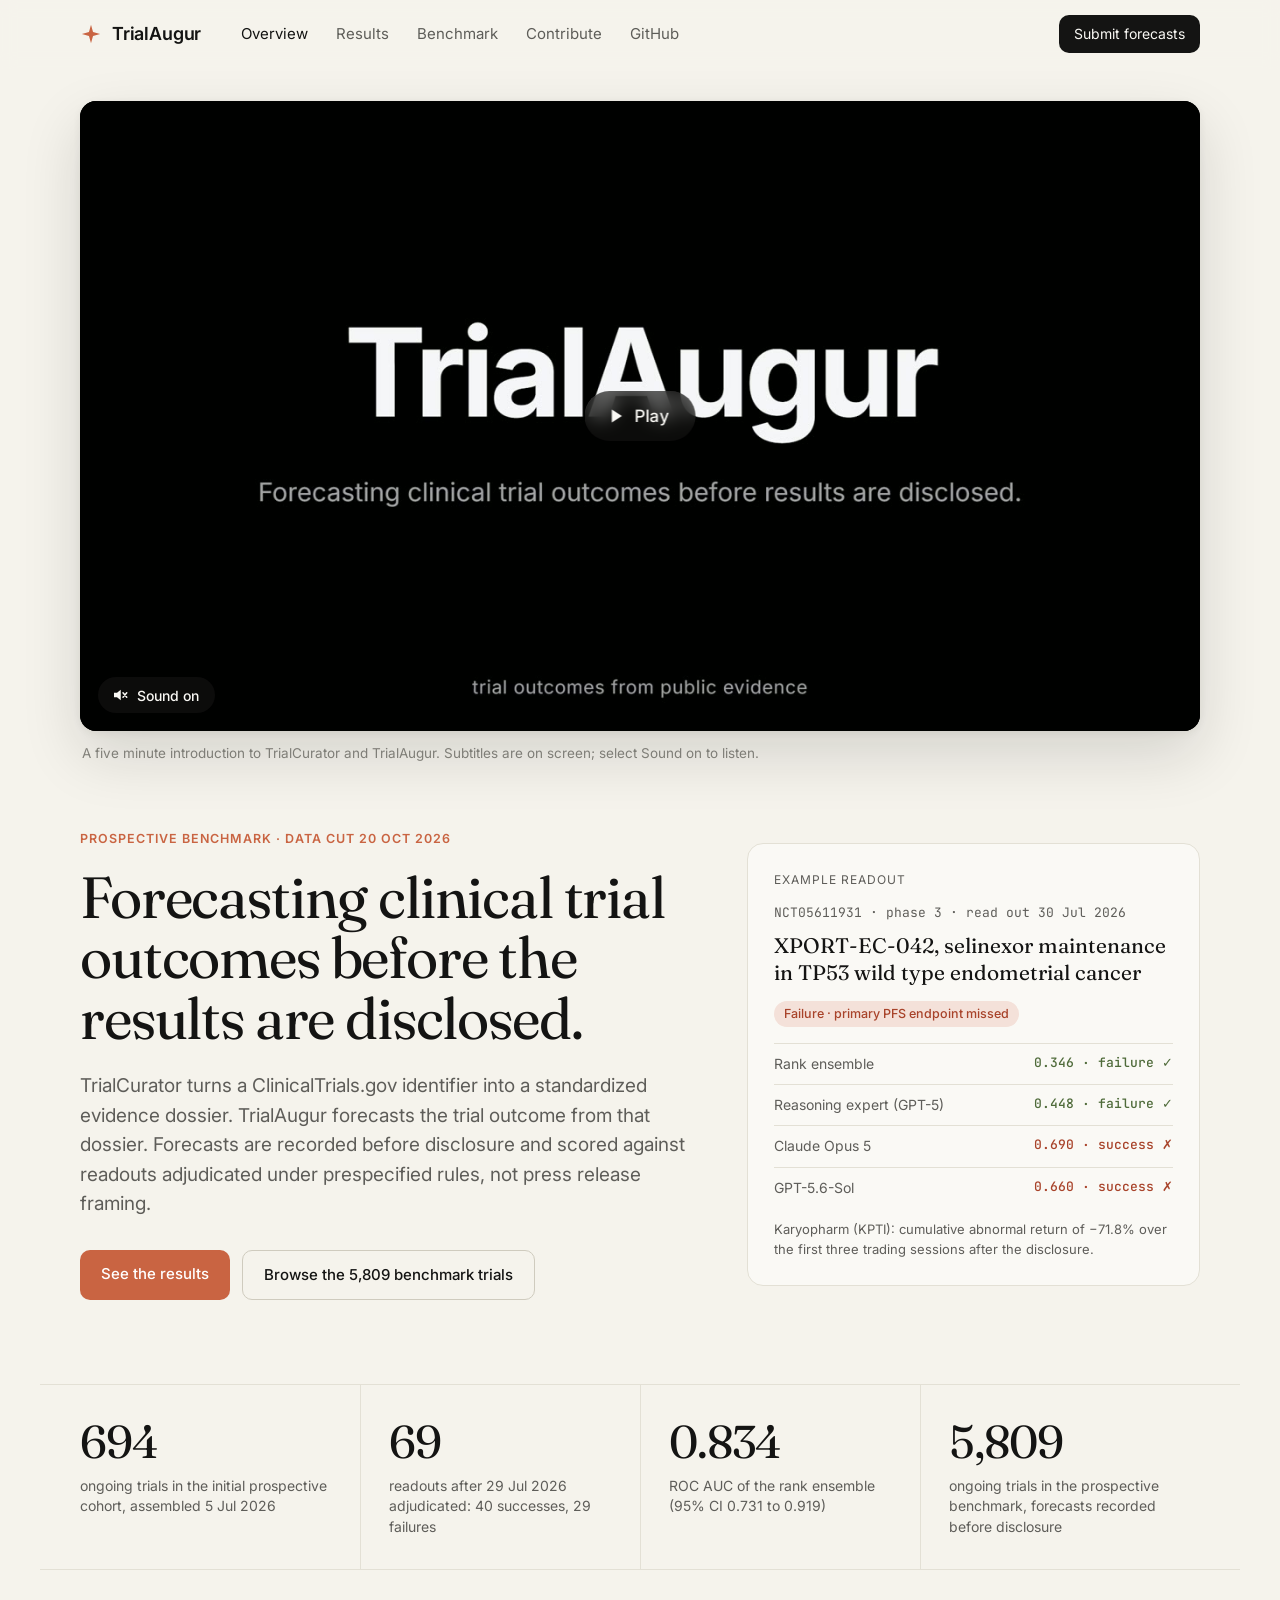
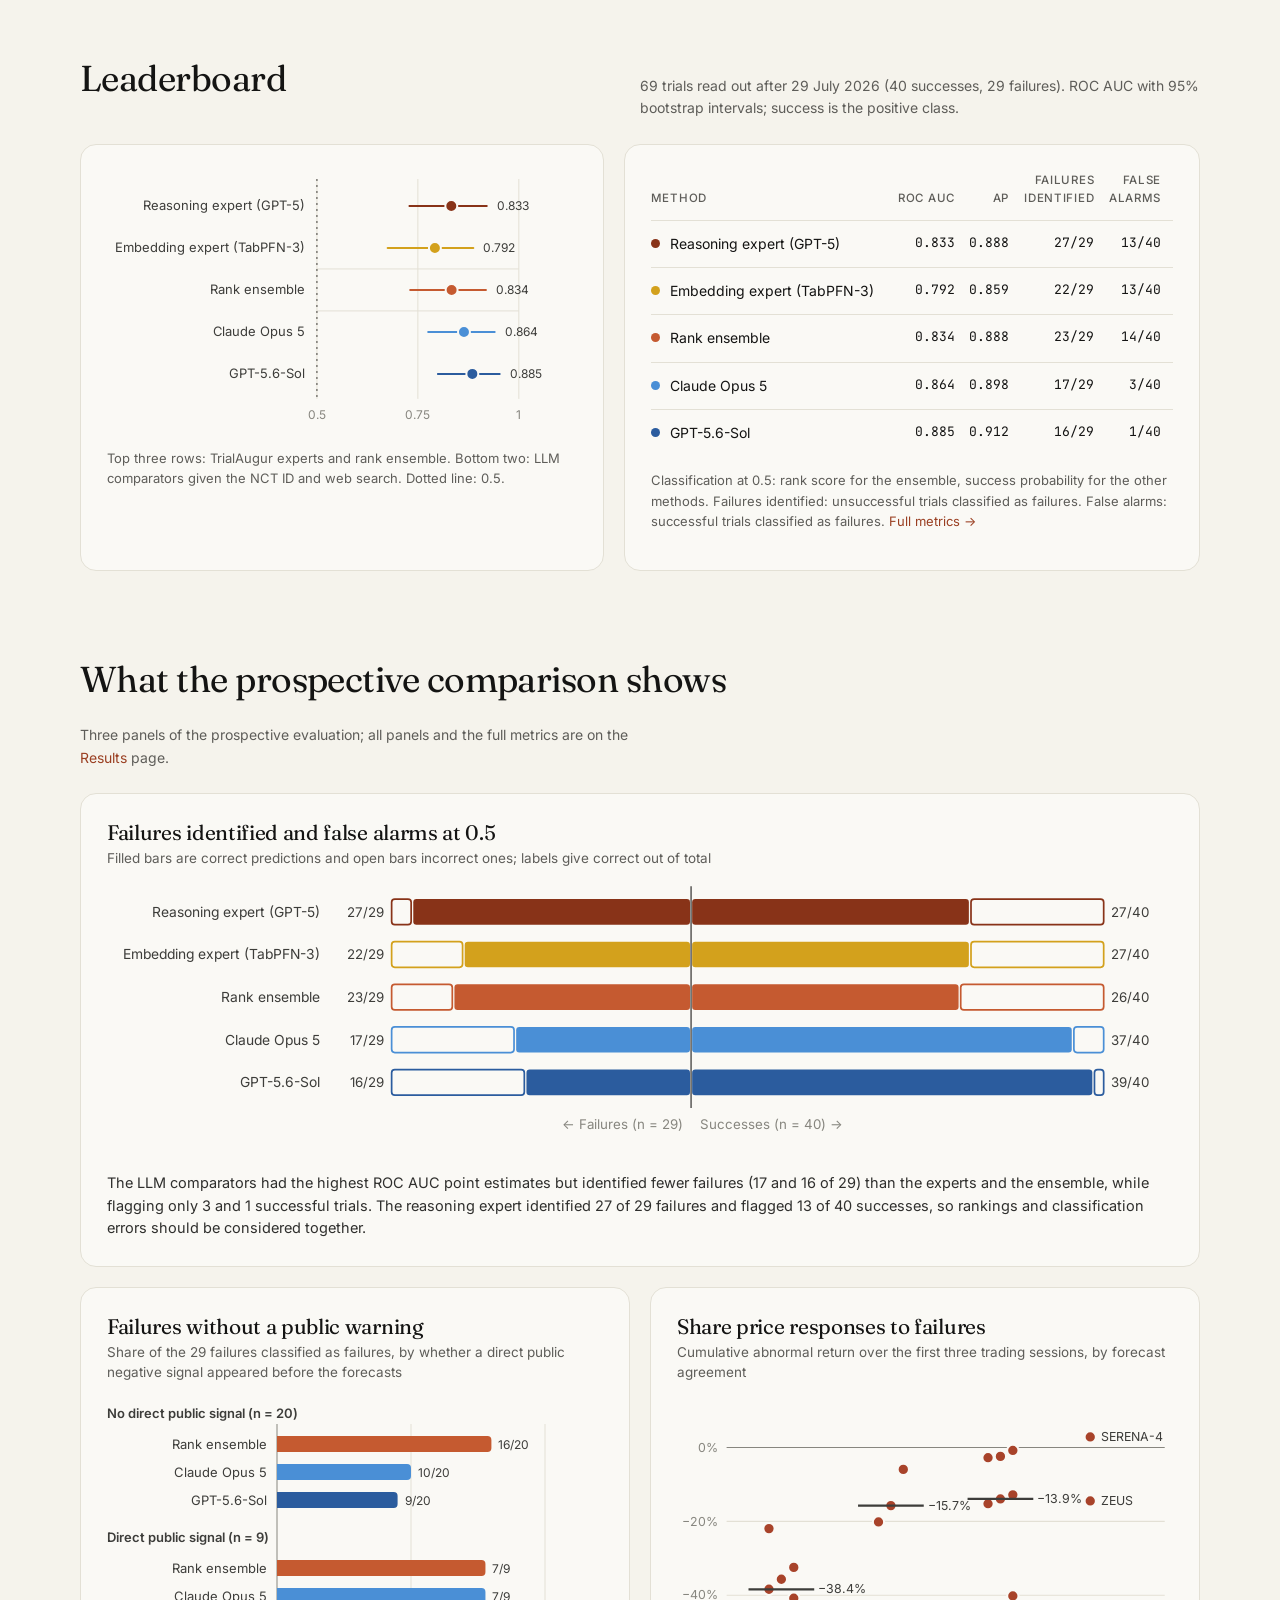
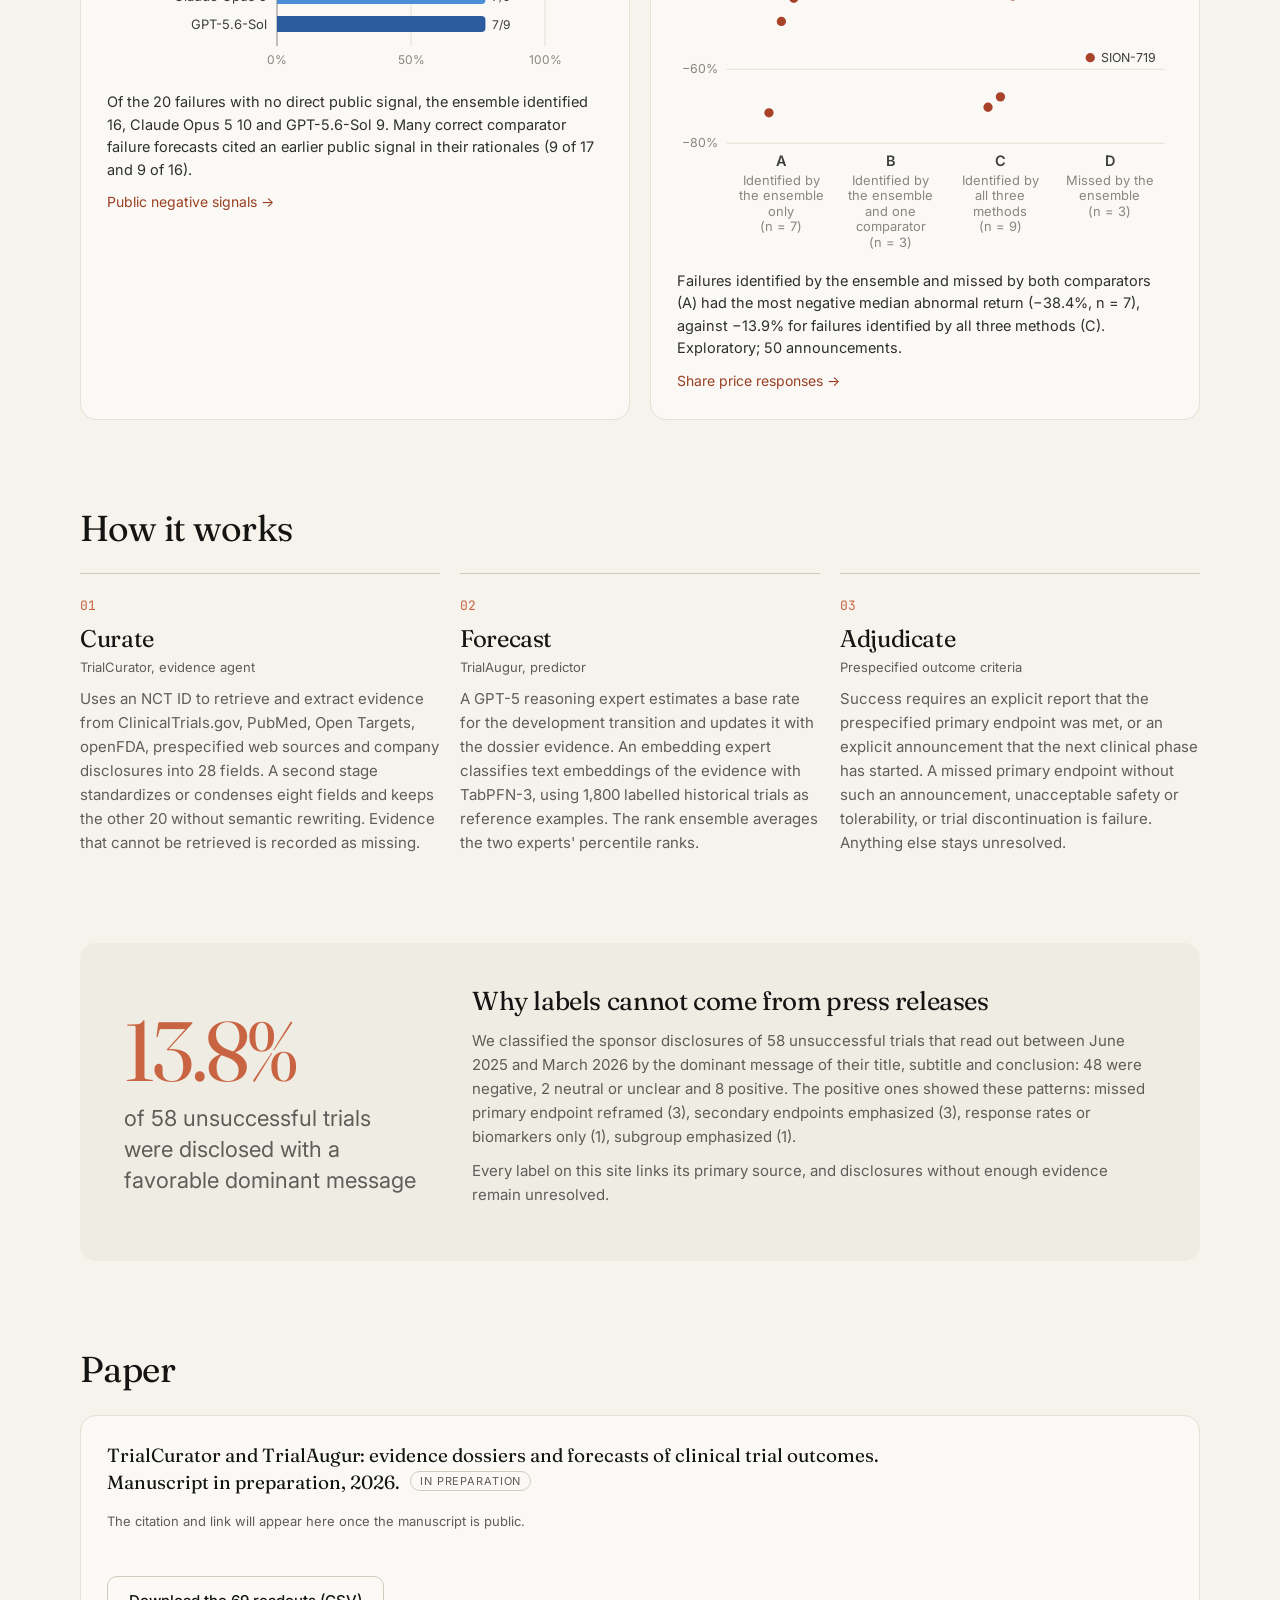
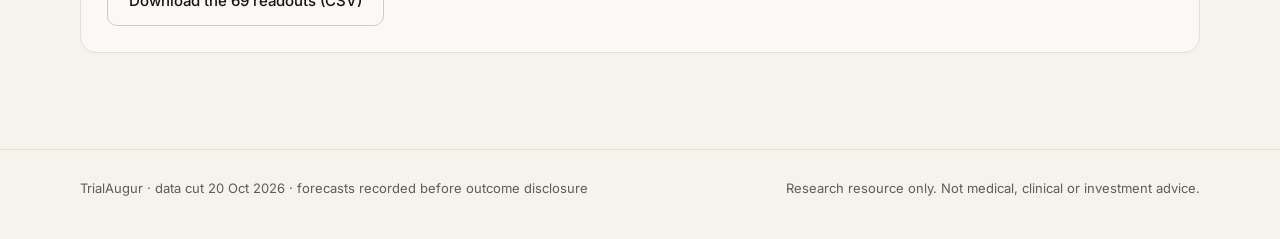
<file: index.html>
<!doctype html>
<html lang="en">
<head>
  <meta charset="utf-8">
  <meta name="viewport" content="width=device-width, initial-scale=1">
  <title>TrialAugur</title>
  <meta name="description" content="Prospective benchmark for clinical trial outcome forecasts: forecasts recorded before outcome disclosure, outcomes adjudicated under prespecified rules.">
  <link rel="icon" href="data:image/svg+xml,<svg xmlns='http://www.w3.org/2000/svg' viewBox='0 0 24 24'><path d='M12 2l2.2 7.8L22 12l-7.8 2.2L12 22l-2.2-7.8L2 12l7.8-2.2z' fill='%23C96442'/></svg>">
  <link rel="preconnect" href="https://fonts.googleapis.com">
  <link rel="preconnect" href="https://fonts.gstatic.com" crossorigin>
  <link href="https://fonts.googleapis.com/css2?family=Fraunces:opsz,wght@9..144,400;9..144,500&family=Inter:wght@400;500;600&family=JetBrains+Mono:wght@400;500&display=swap" rel="stylesheet">
  <link rel="stylesheet" href="css/style.css?v=12">
  <script src="js/config.js?v=11"></script>
</head>
<body data-page="home">
  <div id="site-header"></div>

  <section class="wrap intro">
    <div class="introframe">
      <video id="intro-video" src="media/trialaugur_intro.mp4" poster="media/trialaugur_intro_poster.jpg" muted playsinline preload="auto"
        aria-label="Five minute introduction to TrialCurator and TrialAugur, with burned in subtitles"></video>
      <button class="introbtn sound" id="intro-sound" type="button" hidden></button>
      <button class="introbtn center" id="intro-play" type="button" hidden></button>
    </div>
    <p class="introcap">A five minute introduction to TrialCurator and TrialAugur. Subtitles are on screen; select Sound on to listen.</p>
  </section>

  <section class="hero"><div class="wrap heroin">
    <div>
      <div class="eyebrow">Prospective benchmark · data cut 20 Oct 2026</div>
      <h1>Forecasting clinical trial outcomes before the results are disclosed.</h1>
      <p class="lede">TrialCurator turns a ClinicalTrials.gov identifier into a standardized evidence dossier. TrialAugur
        forecasts the trial outcome from that dossier. Forecasts are recorded before disclosure and scored against
        readouts adjudicated under prespecified rules, not press release framing.</p>
      <div class="btns">
        <a class="btn primary" href="results.html">See the results</a>
        <a class="btn ghost" href="benchmark.html">Browse the 5,809 benchmark trials</a>
      </div>
    </div>
    <div class="card case" id="case"></div>
  </div></section>

  <section class="wrap stats">
    <div class="stat"><div class="v" id="s-cohort">694</div><div class="l">ongoing trials in the initial prospective cohort, assembled 5 Jul 2026</div></div>
    <div class="stat"><div class="v" id="s-eval">69</div><div class="l" id="s-eval-l">readouts after 29 Jul 2026 adjudicated</div></div>
    <div class="stat"><div class="v" id="s-roc">0.834</div><div class="l" id="s-roc-l">ROC AUC of the rank ensemble</div></div>
    <div class="stat"><div class="v" id="s-bench">5,809</div><div class="l">ongoing trials in the prospective benchmark, forecasts recorded before disclosure</div></div>
  </section>

  <section class="wrap section">
    <div class="sechead"><h2>Leaderboard</h2>
      <p id="lb-sub">ROC AUC with 95% bootstrap intervals; success is the positive class.</p></div>
    <div class="grid2">
      <div class="card"><div id="lb-chart"></div>
        <div class="legend" id="lb-legend"></div></div>
      <div class="card scroll"><table class="t" id="lb-table"></table>
        <p class="note">Classification at 0.5: rank score for the ensemble, success probability for the other methods.
          Failures identified: unsuccessful trials classified as failures. False alarms: successful trials classified as
          failures. <a href="results.html#prospective">Full metrics →</a></p></div>
    </div>
  </section>

  <section class="wrap section">
    <div class="sechead"><h2>What the prospective comparison shows</h2>
      <p>Three panels of the prospective evaluation; all panels and the full metrics are on the
        <a href="results.html#prospective">Results</a> page.</p></div>
    <div class="card">
      <h3>Failures identified and false alarms at 0.5</h3>
      <p class="sub">Filled bars are correct predictions and open bars incorrect ones; labels give correct out of total</p>
      <div id="hl-cls"></div>
      <p class="takeaway" id="hl-cls-t"></p>
    </div>
    <div class="grid2 even" style="margin-top:20px">
      <div class="card">
        <h3>Failures without a public warning</h3>
        <p class="sub" id="hl-sig-sub"></p>
        <div id="hl-sig"></div>
        <p class="takeaway" id="hl-sig-t"></p>
        <a class="more" href="results.html#signals">Public negative signals →</a>
      </div>
      <div class="card">
        <h3>Share price responses to failures</h3>
        <p class="sub">Cumulative abnormal return over the first three trading sessions, by forecast agreement</p>
        <div id="hl-car"></div>
        <p class="takeaway" id="hl-car-t"></p>
        <a class="more" href="results.html#market">Share price responses →</a>
      </div>
    </div>
  </section>

  <section class="wrap section">
    <div class="sechead"><h2>How it works</h2></div>
    <div class="steps">
      <div class="step"><div class="n">01</div><h3>Curate</h3><div class="who">TrialCurator, evidence agent</div>
        <p>Uses an NCT ID to retrieve and extract evidence from ClinicalTrials.gov, PubMed, Open Targets, openFDA,
          prespecified web sources and company disclosures into 28 fields. A second stage standardizes or condenses
          eight fields and keeps the other 20 without semantic rewriting. Evidence that cannot be retrieved is recorded
          as missing.</p></div>
      <div class="step"><div class="n">02</div><h3>Forecast</h3><div class="who">TrialAugur, predictor</div>
        <p>A GPT-5 reasoning expert estimates a base rate for the development transition and updates it with the dossier
          evidence. An embedding expert classifies text embeddings of the evidence with TabPFN-3, using 1,800 labelled
          historical trials as reference examples. The rank ensemble averages the two experts' percentile ranks.</p></div>
      <div class="step"><div class="n">03</div><h3>Adjudicate</h3><div class="who">Prespecified outcome criteria</div>
        <p>Success requires an explicit report that the prespecified primary endpoint was met, or an explicit
          announcement that the next clinical phase has started. A missed primary endpoint without such an announcement,
          unacceptable safety or tolerability, or trial discontinuation is failure. Anything else stays unresolved.</p></div>
    </div>
  </section>

  <section class="wrap section">
    <div class="callout">
      <div class="big" id="fr-big">13.8%<small id="fr-small">of 58 unsuccessful trials were disclosed with a favorable dominant message</small></div>
      <div>
        <h3>Why labels cannot come from press releases</h3>
        <p id="fr-text"></p>
        <p>Every label on this site links its primary source, and disclosures without enough evidence remain unresolved.</p>
      </div>
    </div>
  </section>

  <section class="wrap section">
    <div class="sechead"><h2>Paper</h2></div>
    <div class="card paper">
      <div>
        <div class="cite"><span id="paper-cite"></span><span class="tag" id="paper-tag">In preparation</span></div>
        <p class="note" id="paper-note">The citation and link will appear here once the manuscript is public.</p>
      </div>
      <a class="btn ghost" href="downloads/trialaugur_prospective_69.csv" download>Download the 69 readouts (CSV)</a>
    </div>
  </section>

  <div id="site-footer"></div>
  <script src="js/common.js?v=11"></script>
  <script src="js/home.js?v=11"></script>
  <script src="js/intro.js?v=12"></script>
</body>
</html>
</file>
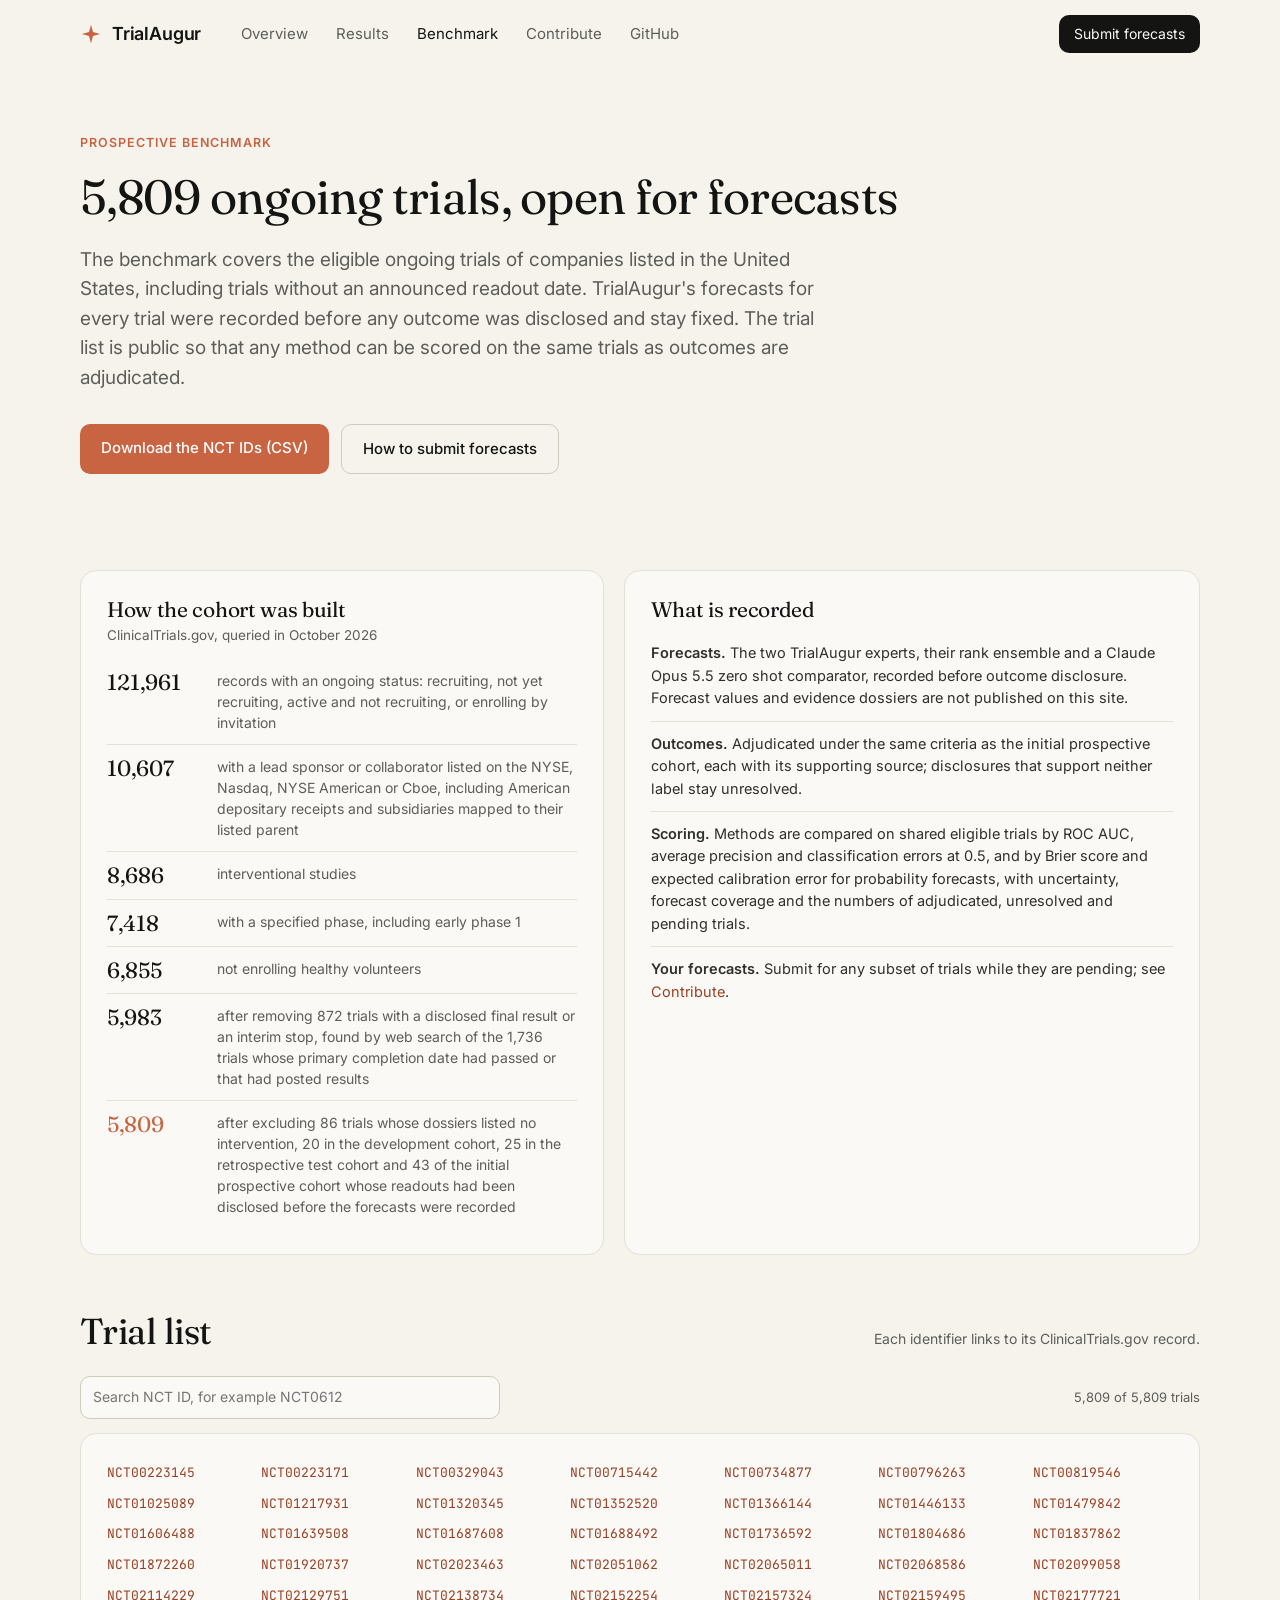
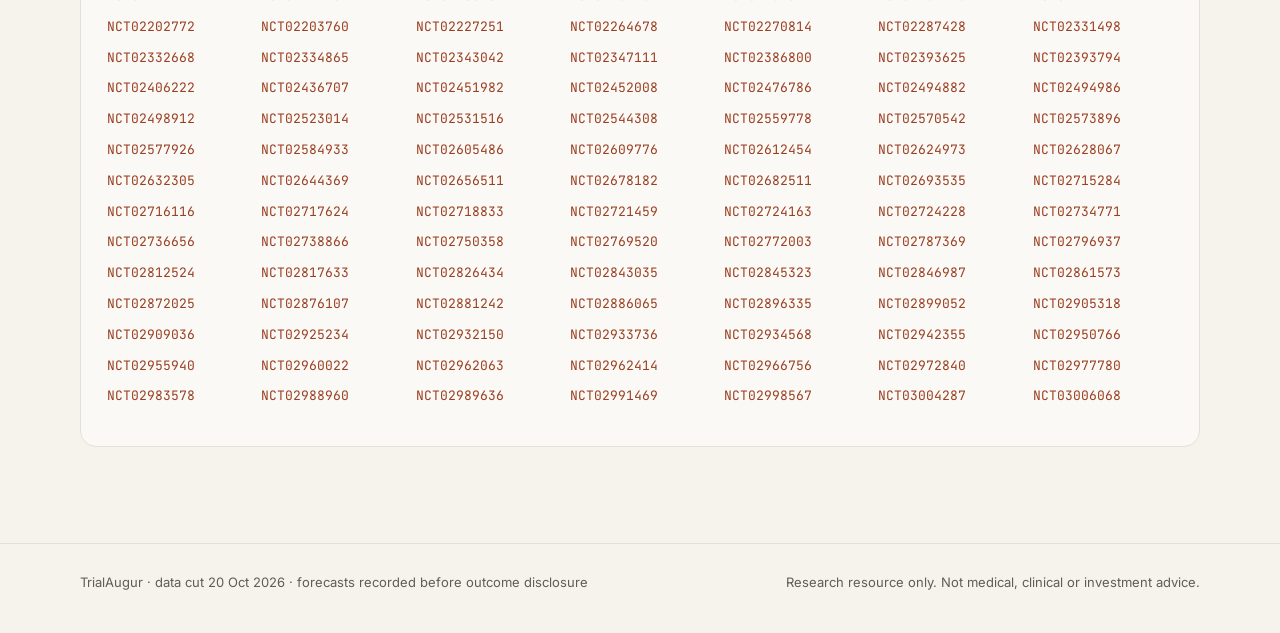
<file: benchmark.html>
<!doctype html>
<html lang="en">
<head>
  <meta charset="utf-8">
  <meta name="viewport" content="width=device-width, initial-scale=1">
  <title>Benchmark · TrialAugur</title>
  <meta name="description" content="The 5,809 ongoing trials of the TrialAugur prospective benchmark, open for forecasts before their readouts.">
  <link rel="icon" href="data:image/svg+xml,<svg xmlns='http://www.w3.org/2000/svg' viewBox='0 0 24 24'><path d='M12 2l2.2 7.8L22 12l-7.8 2.2L12 22l-2.2-7.8L2 12l7.8-2.2z' fill='%23C96442'/></svg>">
  <link rel="preconnect" href="https://fonts.googleapis.com">
  <link rel="preconnect" href="https://fonts.gstatic.com" crossorigin>
  <link href="https://fonts.googleapis.com/css2?family=Fraunces:opsz,wght@9..144,400;9..144,500&family=Inter:wght@400;500;600&family=JetBrains+Mono:wght@400;500&display=swap" rel="stylesheet">
  <link rel="stylesheet" href="css/style.css?v=11">
  <script src="js/config.js?v=11"></script>
</head>
<body data-page="benchmark">
  <div id="site-header"></div>

  <section class="wrap pagehead">
    <div class="eyebrow">Prospective benchmark</div>
    <h1><span id="b-n">5,809</span> ongoing trials, open for forecasts</h1>
    <p class="lede">The benchmark covers the eligible ongoing trials of companies listed in the United States, including
      trials without an announced readout date. TrialAugur's forecasts for every trial were recorded before any outcome was
      disclosed and stay fixed. The trial list is public so that any method can be scored on the same trials as outcomes
      are adjudicated.</p>
    <div class="btns">
      <a class="btn primary" href="downloads/trialaugur_benchmark_5809_nct_ids.csv" download>Download the NCT IDs (CSV)</a>
      <a class="btn ghost" href="contribute.html">How to submit forecasts</a>
    </div>
  </section>

  <section class="wrap section tight">
    <div class="grid2">
      <div class="card">
        <h3>How the cohort was built</h3>
        <p class="sub">ClinicalTrials.gov, queried in October 2026</p>
        <ol class="funnel">
          <li><b>121,961</b><span>records with an ongoing status: recruiting, not yet recruiting, active and not recruiting, or enrolling by invitation</span></li>
          <li><b>10,607</b><span>with a lead sponsor or collaborator listed on the NYSE, Nasdaq, NYSE American or Cboe, including American depositary receipts and subsidiaries mapped to their listed parent</span></li>
          <li><b>8,686</b><span>interventional studies</span></li>
          <li><b>7,418</b><span>with a specified phase, including early phase 1</span></li>
          <li><b>6,855</b><span>not enrolling healthy volunteers</span></li>
          <li><b>5,983</b><span>after removing 872 trials with a disclosed final result or an interim stop, found by web search of the 1,736 trials whose primary completion date had passed or that had posted results</span></li>
          <li><b>5,809</b><span>after excluding 86 trials whose dossiers listed no intervention, 20 in the development cohort, 25 in the retrospective test cohort and 43 of the initial prospective cohort whose readouts had been disclosed before the forecasts were recorded</span></li>
        </ol>
      </div>
      <div class="card">
        <h3>What is recorded</h3>
        <ul class="plain">
          <li><b>Forecasts.</b> The two TrialAugur experts, their rank ensemble and a Claude Opus 5.5 zero shot comparator,
            recorded before outcome disclosure. Forecast values and evidence dossiers are not published on this site.</li>
          <li><b>Outcomes.</b> Adjudicated under the same criteria as the initial prospective cohort, each with its supporting
            source; disclosures that support neither label stay unresolved.</li>
          <li><b>Scoring.</b> Methods are compared on shared eligible trials by ROC AUC, average precision and classification
            errors at 0.5, and by Brier score and expected calibration error for probability forecasts, with uncertainty,
            forecast coverage and the numbers of adjudicated, unresolved and pending trials.</li>
          <li><b>Your forecasts.</b> Submit for any subset of trials while they are pending; see
            <a href="contribute.html">Contribute</a>.</li>
        </ul>
      </div>
    </div>
  </section>

  <section class="wrap section tight">
    <div class="sechead"><h2>Trial list</h2>
      <p>Each identifier links to its ClinicalTrials.gov record.</p></div>
    <div class="filters">
      <input type="search" id="q" placeholder="Search NCT ID, for example NCT0612" autocomplete="off" inputmode="search">
      <span class="count" id="count"></span>
    </div>
    <div class="card"><div class="ncts" id="ncts"></div></div>
  </section>

  <div id="site-footer"></div>
  <script src="js/common.js?v=11"></script>
  <script src="js/benchmark.js?v=11"></script>
</body>
</html>
</file>
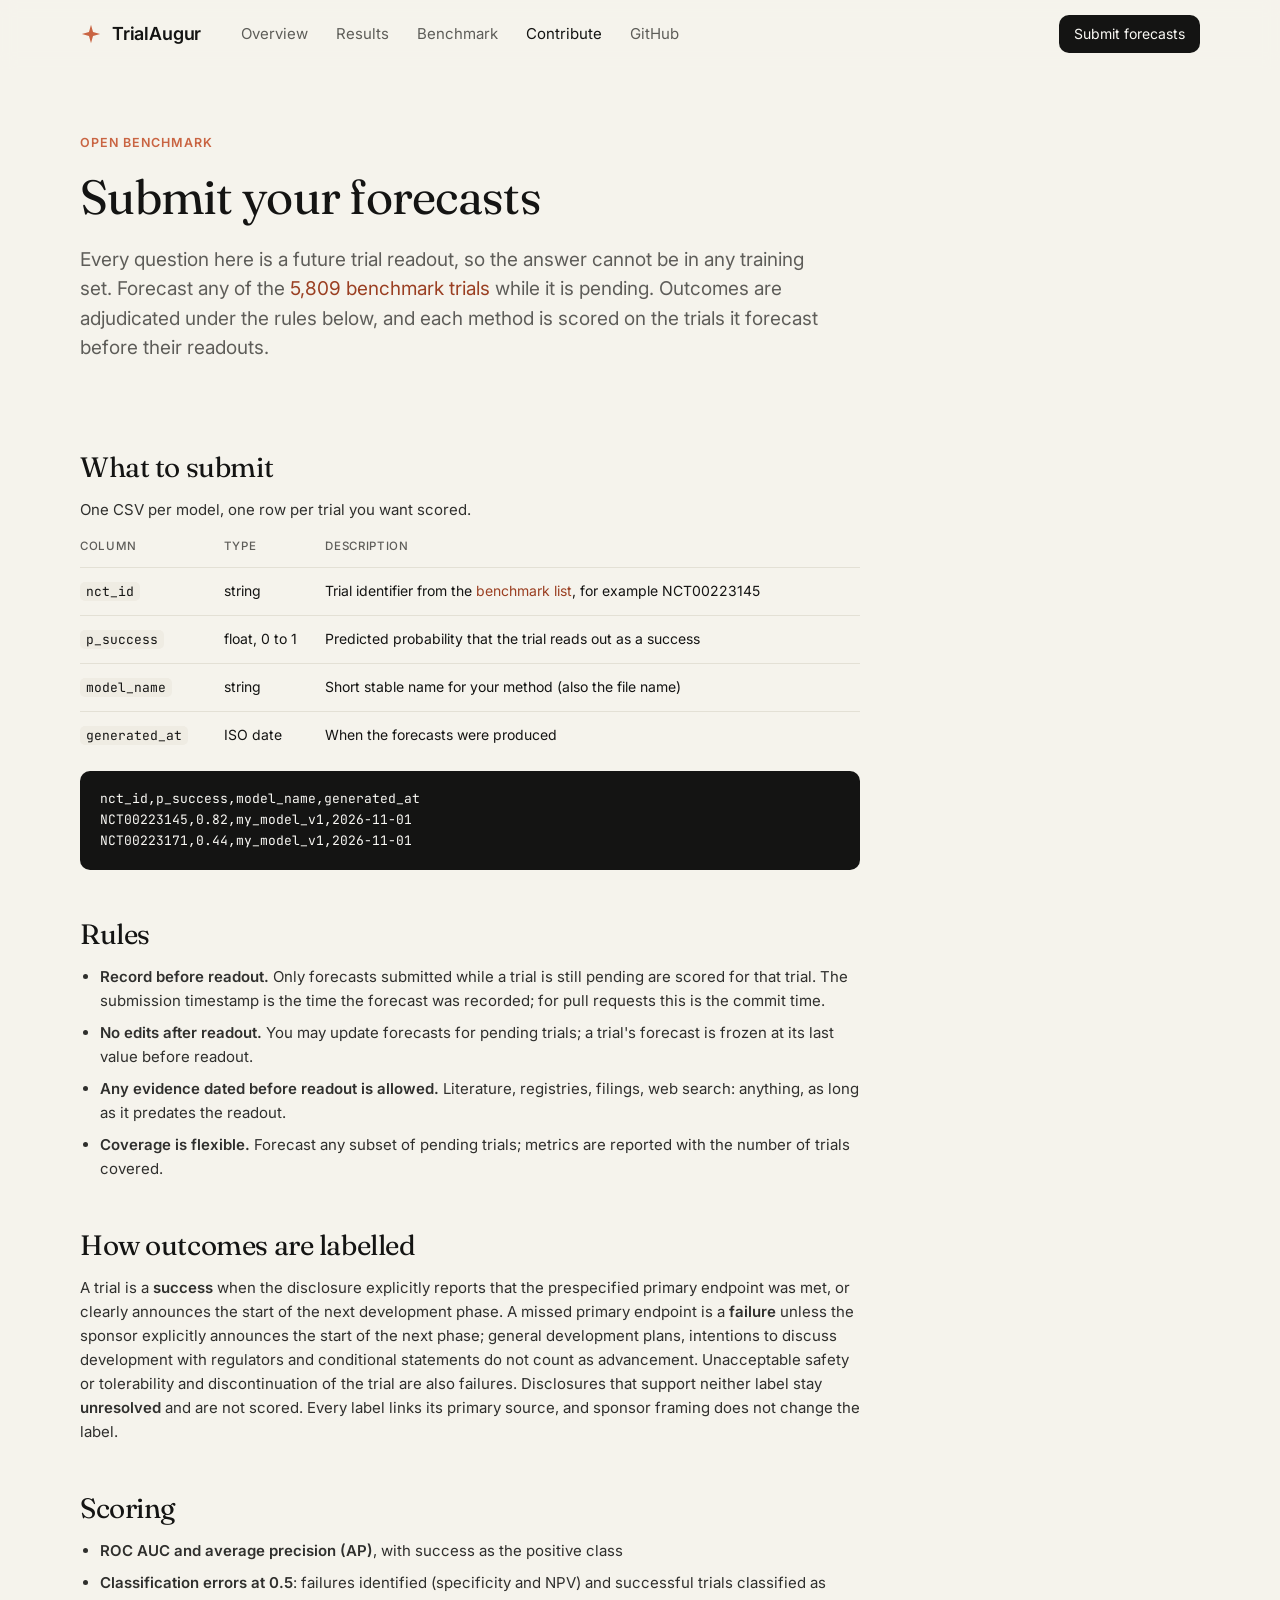
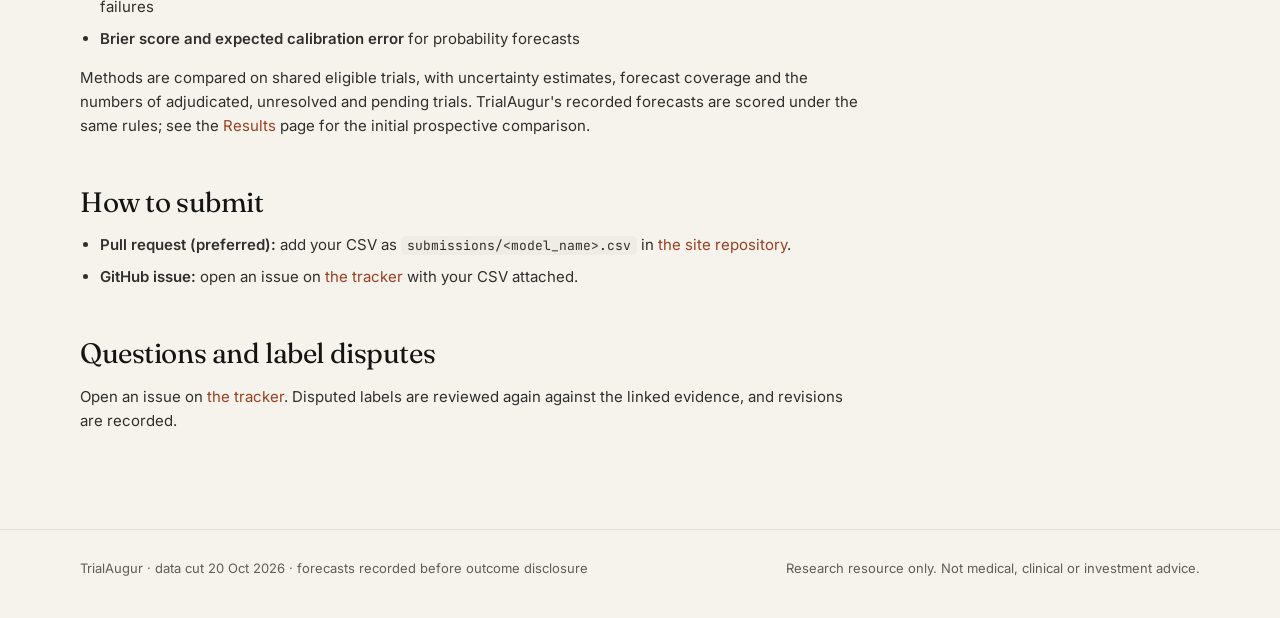
<file: contribute.html>
<!doctype html>
<html lang="en">
<head>
  <meta charset="utf-8">
  <meta name="viewport" content="width=device-width, initial-scale=1">
  <title>Contribute · TrialAugur</title>
  <link rel="icon" href="data:image/svg+xml,<svg xmlns='http://www.w3.org/2000/svg' viewBox='0 0 24 24'><path d='M12 2l2.2 7.8L22 12l-7.8 2.2L12 22l-2.2-7.8L2 12l7.8-2.2z' fill='%23C96442'/></svg>">
  <link rel="preconnect" href="https://fonts.googleapis.com">
  <link rel="preconnect" href="https://fonts.gstatic.com" crossorigin>
  <link href="https://fonts.googleapis.com/css2?family=Fraunces:opsz,wght@9..144,400;9..144,500&family=Inter:wght@400;500;600&family=JetBrains+Mono:wght@400;500&display=swap" rel="stylesheet">
  <link rel="stylesheet" href="css/style.css?v=11">
  <script src="js/config.js?v=11"></script>
</head>
<body data-page="contribute">
  <div id="site-header"></div>

  <section class="wrap pagehead">
    <div class="eyebrow">Open benchmark</div>
    <h1>Submit your forecasts</h1>
    <p class="lede">Every question here is a future trial readout, so the answer cannot be in any training set.
      Forecast any of the <a href="benchmark.html">5,809 benchmark trials</a> while it is pending. Outcomes are
      adjudicated under the rules below, and each method is scored on the trials it forecast before their readouts.</p>
  </section>

  <section class="wrap">
    <div class="doc">
      <h2>What to submit</h2>
      <p>One CSV per model, one row per trial you want scored.</p>
      <div class="scroll"><table class="t">
        <tr><th>Column</th><th>Type</th><th>Description</th></tr>
        <tr><td><code>nct_id</code></td><td>string</td><td>Trial identifier from the <a href="benchmark.html">benchmark list</a>, for example NCT00223145</td></tr>
        <tr><td><code>p_success</code></td><td>float, 0 to 1</td><td>Predicted probability that the trial reads out as a success</td></tr>
        <tr><td><code>model_name</code></td><td>string</td><td>Short stable name for your method (also the file name)</td></tr>
        <tr><td><code>generated_at</code></td><td>ISO date</td><td>When the forecasts were produced</td></tr>
      </table></div>
      <pre>nct_id,p_success,model_name,generated_at
NCT00223145,0.82,my_model_v1,2026-11-01
NCT00223171,0.44,my_model_v1,2026-11-01</pre>

      <h2>Rules</h2>
      <ul>
        <li><b>Record before readout.</b> Only forecasts submitted while a trial is still pending are scored for that trial.
          The submission timestamp is the time the forecast was recorded; for pull requests this is the commit time.</li>
        <li><b>No edits after readout.</b> You may update forecasts for pending trials; a trial's forecast is frozen at its
          last value before readout.</li>
        <li><b>Any evidence dated before readout is allowed.</b> Literature, registries, filings, web search: anything,
          as long as it predates the readout.</li>
        <li><b>Coverage is flexible.</b> Forecast any subset of pending trials; metrics are reported with the number of
          trials covered.</li>
      </ul>

      <h2>How outcomes are labelled</h2>
      <p>A trial is a <b>success</b> when the disclosure explicitly reports that the prespecified primary endpoint was met,
        or clearly announces the start of the next development phase. A missed primary endpoint is a <b>failure</b> unless
        the sponsor explicitly announces the start of the next phase; general development plans, intentions to discuss
        development with regulators and conditional statements do not count as advancement. Unacceptable safety or
        tolerability and discontinuation of the trial are also failures. Disclosures that support neither label stay
        <b>unresolved</b> and are not scored. Every label links its primary source, and sponsor framing does not change
        the label.</p>

      <h2>Scoring</h2>
      <ul>
        <li><b>ROC AUC and average precision (AP)</b>, with success as the positive class</li>
        <li><b>Classification errors at 0.5</b>: failures identified (specificity and NPV) and successful trials
          classified as failures</li>
        <li><b>Brier score and expected calibration error</b> for probability forecasts</li>
      </ul>
      <p>Methods are compared on shared eligible trials, with uncertainty estimates, forecast coverage and the numbers of
        adjudicated, unresolved and pending trials. TrialAugur's recorded forecasts are scored under the same rules; see
        the <a href="results.html">Results</a> page for the initial prospective comparison.</p>

      <h2>How to submit</h2>
      <ul>
        <li><b>Pull request (preferred):</b> add your CSV as <code>submissions/&lt;model_name&gt;.csv</code> in
          <a data-site-link="repo" href="#" target="_blank" rel="noopener">the site repository</a>.</li>
        <li><b>GitHub issue:</b> open an issue on <a data-site-link="issues" href="#" target="_blank" rel="noopener">the tracker</a>
          with your CSV attached.</li>
      </ul>

      <h2>Questions and label disputes</h2>
      <p id="contact-line">Open an issue on <a data-site-link="issues" href="#" target="_blank" rel="noopener">the tracker</a>.
        Disputed labels are reviewed again against the linked evidence, and revisions are recorded.</p>
    </div>
  </section>

  <div id="site-footer"></div>
  <script src="js/common.js?v=11"></script>
  <script>
    if (window.SITE.contactEmail) {
      document.getElementById("contact-line").insertAdjacentHTML("beforeend",
        ` Or email <a href="mailto:${SITE.contactEmail}">${SITE.contactEmail}</a>.`);
    }
  </script>
</body>
</html>
</file>
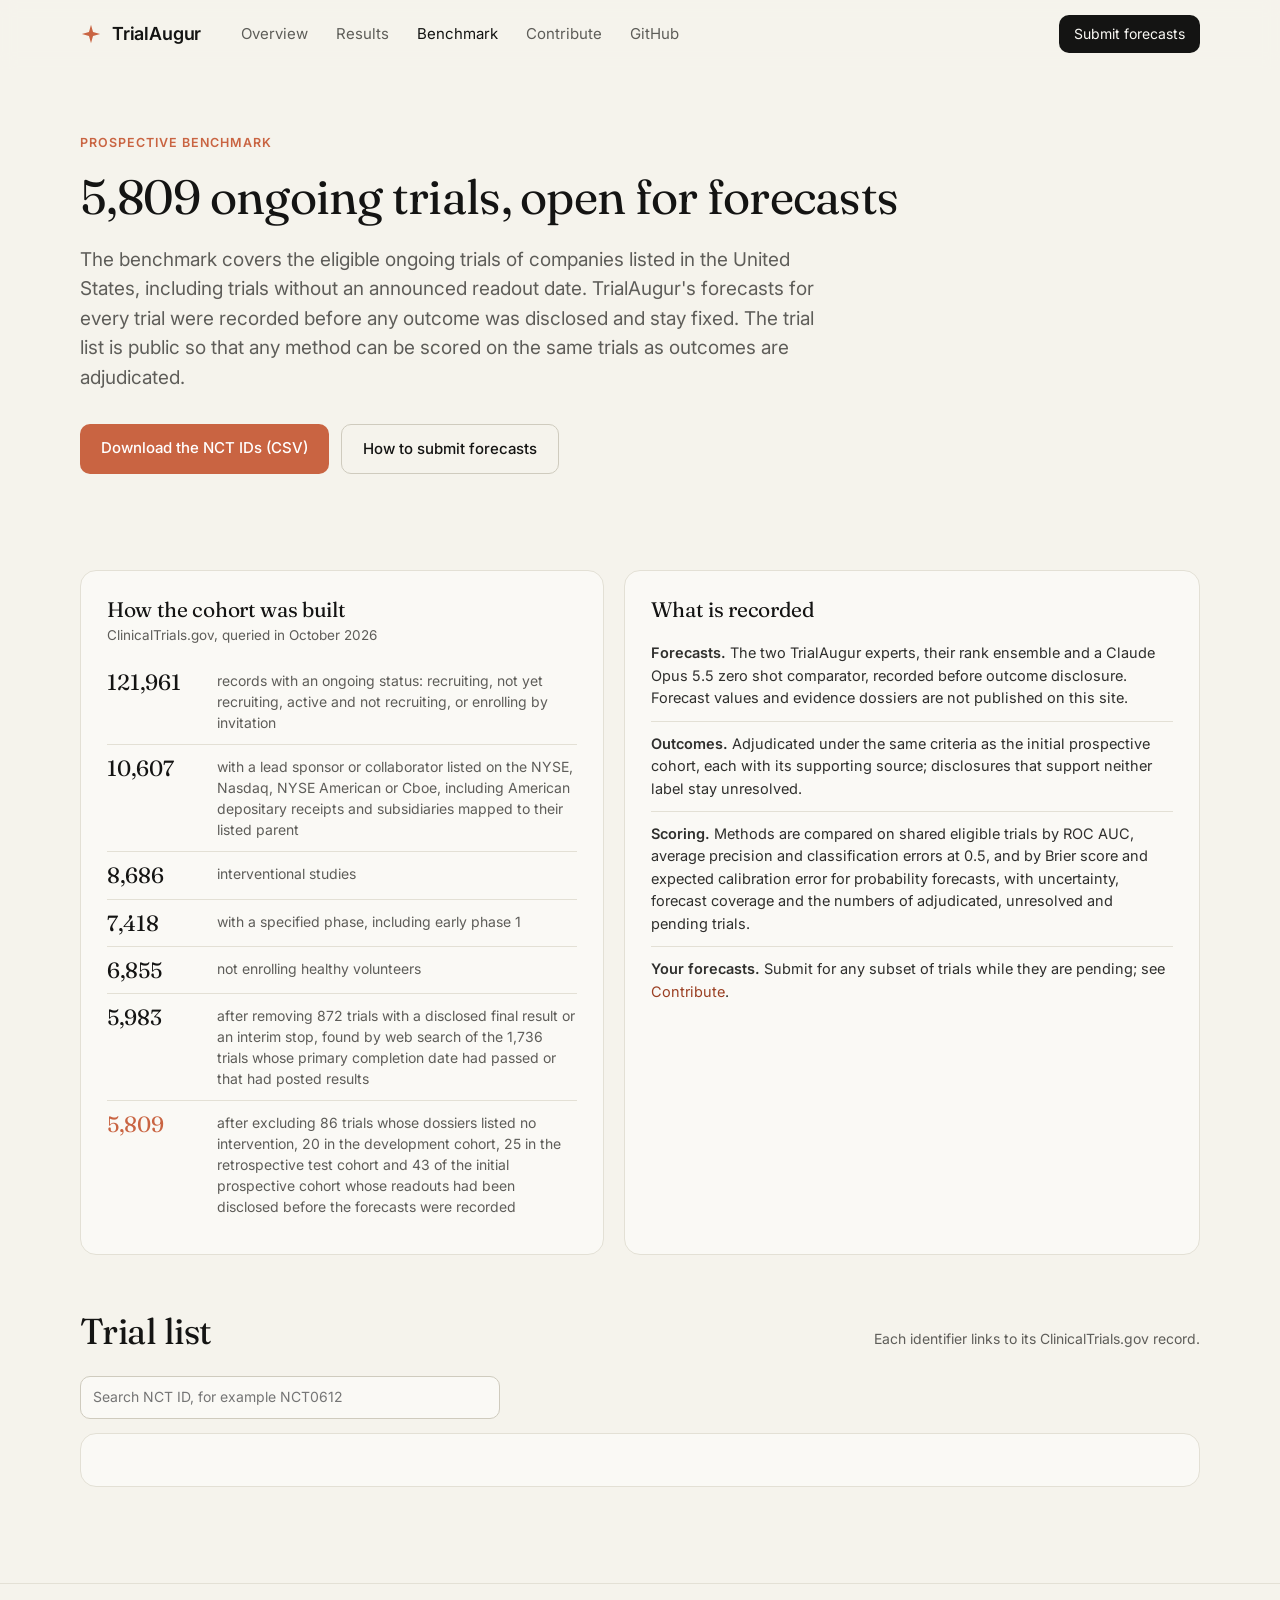
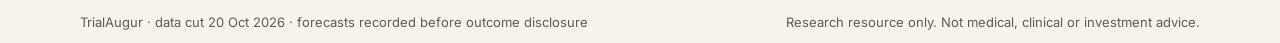
<file: predictions.html>
<!doctype html>
<html lang="en">
<head>
  <meta charset="utf-8">
  <meta name="viewport" content="width=device-width, initial-scale=1">
  <title>Benchmark · TrialAugur</title>
  <meta http-equiv="refresh" content="0; url=benchmark.html">
  <link rel="canonical" href="benchmark.html">
</head>
<body>
  <p>This page has moved to <a href="benchmark.html">the prospective benchmark</a>.</p>
</body>
</html>
</file>
<file: css/style.css>
/* TrialAugur: warm editorial theme (ivory paper, serif display, clay accent) */

:root {
  --bg: #F5F3EC;
  --card: #FAF9F5;
  --sunk: #EFECE3;
  --fg: #141413;
  --muted: #5E5D59;
  --faint: #87867F;
  --line: #E3E0D5;
  --line-strong: #CFCBBE;
  --accent: #C96442;
  --accent-ink: #9A3F22;
  --accent-soft: #F4E1D9;
  --cmp: #6A9BCC;
  --cmp-soft: #DDE8F3;
  --ok: #4F6B3A;
  --ok-soft: #E3EAD7;
  --bad: #A8432A;
  --bad-soft: #F4E1D9;
  --neutral-soft: #E8E6DC;

  --sans: 'Inter', -apple-system, 'Segoe UI', Helvetica, Arial, sans-serif;
  --display: 'Fraunces', Georgia, 'Times New Roman', serif;
  --mono: 'JetBrains Mono', 'SF Mono', Menlo, Consolas, monospace;
  --r: 10px;
  --rc: 16px;
}

* { box-sizing: border-box; }
html, body { margin: 0; padding: 0; }
body {
  background: var(--bg);
  color: var(--fg);
  font-family: var(--sans);
  font-size: 15px;
  line-height: 1.6;
  -webkit-font-smoothing: antialiased;
}
a { color: var(--accent-ink); text-decoration: none; }
a:hover { text-decoration: underline; }
.mono { font-family: var(--mono); font-size: .92em; }
.muted { color: var(--muted); }
b, strong { font-weight: 600; }

.wrap { max-width: 1200px; margin: 0 auto; padding: 0 40px; }

/* ---------- header ---------- */
.nav { position: sticky; top: 0; z-index: 20; background: rgba(245, 243, 236, .92);
  backdrop-filter: saturate(1.2) blur(8px); border-bottom: 1px solid transparent; }
.nav.scrolled { border-bottom-color: var(--line); }
.navin { display: flex; align-items: center; height: 68px; gap: 40px; }
.logo { font-weight: 600; font-size: 18px; display: flex; align-items: center; gap: 10px;
  letter-spacing: -.01em; color: var(--fg); }
.logo:hover { text-decoration: none; }
.nav nav { display: flex; gap: 28px; flex: 1; }
.nav nav a { color: var(--muted); font-size: 15px; }
.nav nav a.active, .nav nav a:hover { color: var(--fg); text-decoration: none; }
.nav .cta { font-size: 14px; padding: 8px 15px; border-radius: var(--r); background: var(--fg); color: var(--card); }
.nav .cta:hover { text-decoration: none; background: #2b2b29; }
.menu-btn { display: none; background: none; border: 0; font-size: 22px; color: var(--fg); cursor: pointer; }

/* ---------- type ---------- */
h1, h2, h3, .display { font-family: var(--display); font-weight: 400; letter-spacing: -.015em; margin: 0; line-height: 1.15; }
.eyebrow { font-size: 12.5px; letter-spacing: .08em; text-transform: uppercase; color: var(--accent);
  font-weight: 600; margin-bottom: 18px; }
.lede { font-size: 19px; line-height: 1.55; color: var(--muted); margin: 22px 0 0; max-width: 620px; }

/* ---------- buttons ---------- */
.btns { display: flex; gap: 12px; margin-top: 32px; flex-wrap: wrap; }
.btn { display: inline-block; padding: 12px 21px; border-radius: var(--r); font-size: 15px; font-weight: 500; }
.btn:hover { text-decoration: none; }
.btn.primary { background: var(--accent); color: #fff; }
.btn.primary:hover { background: #b65638; }
.btn.ghost { border: 1px solid var(--line-strong); color: var(--fg); }
.btn.ghost:hover { background: var(--card); }

/* ---------- home hero ---------- */
.hero .heroin { display: grid; grid-template-columns: 1.35fr 1fr; gap: 56px; align-items: center;
  padding-top: 80px; padding-bottom: 84px; }
.hero h1 { font-size: 58px; line-height: 1.05; letter-spacing: -.02em; }

.card { background: var(--card); border: 1px solid var(--line); border-radius: var(--rc); padding: 26px; }
.cardlabel { font-size: 12px; text-transform: uppercase; letter-spacing: .08em; color: var(--muted); margin-bottom: 14px; }
.case .trialid { font-family: var(--mono); font-size: 13px; color: var(--muted); }
.case .trialname { font-family: var(--display); font-size: 21px; line-height: 1.3; margin: 8px 0 14px; }
.case .calls div { display: flex; justify-content: space-between; gap: 12px; padding: 9px 0;
  border-top: 1px solid var(--line); font-size: 14px; }
.case .calls span { color: var(--muted); }
.case .calls b { font-family: var(--mono); font-weight: 500; font-size: 13px; white-space: nowrap; }
.case .foot { font-size: 13px; color: var(--muted); margin-top: 12px; line-height: 1.5; }

.pill { display: inline-block; font-size: 12.5px; padding: 3px 10px; border-radius: 999px; font-weight: 500;
  white-space: nowrap; line-height: 1.6; }
.pill.success { background: var(--ok-soft); color: var(--ok); }
.pill.fail { background: var(--bad-soft); color: var(--bad); }
.pill.neutral { background: var(--neutral-soft); color: var(--muted); }
.pill.cmp { background: var(--cmp-soft); color: #3F6E9C; }
.ok { color: var(--ok); }
.bad { color: var(--bad); }

/* ---------- stat strip ---------- */
.stats { display: grid; grid-template-columns: repeat(4, 1fr); border-top: 1px solid var(--line);
  border-bottom: 1px solid var(--line); }
.stat { padding: 32px 28px 32px 0; }
.stat + .stat { padding-left: 28px; border-left: 1px solid var(--line); }
.stat .v { font-family: var(--display); font-size: 46px; letter-spacing: -.02em; line-height: 1.1; }
.stat .l { font-size: 14px; color: var(--muted); margin-top: 8px; line-height: 1.45; }

/* ---------- sections ---------- */
.section { padding-top: 88px; }
.section.tight { padding-top: 56px; }
.sechead { display: flex; align-items: baseline; justify-content: space-between; gap: 24px;
  margin-bottom: 24px; flex-wrap: wrap; }
.sechead h2 { font-size: 36px; }
.sechead p { color: var(--muted); font-size: 14px; margin: 0; max-width: 560px; }
.prose p { max-width: 760px; }
.grid2 { display: grid; grid-template-columns: 1fr 1.1fr; gap: 20px; }
.grid2.even { grid-template-columns: 1fr 1fr; }
.grid2 > *, .hero .heroin > * { min-width: 0; }
.note { font-size: 13px; color: var(--muted); line-height: 1.55; margin-top: 14px; }

/* page header for inner pages */
.pagehead { padding-top: 64px; padding-bottom: 40px; }
.pagehead h1 { font-size: 48px; line-height: 1.08; }
.pagehead .lede { max-width: 760px; }

/* ---------- tables ---------- */
table.t { width: 100%; border-collapse: collapse; font-size: 14px; }
table.t th { text-align: left; font-weight: 500; color: var(--muted); font-size: 11.5px; text-transform: uppercase;
  letter-spacing: .06em; padding: 0 12px 12px 0; vertical-align: bottom; }
table.t td { padding: 12px 12px 12px 0; border-top: 1px solid var(--line); vertical-align: top; }
table.t td.name { white-space: nowrap; }
table.t .num { text-align: right; font-family: var(--mono); font-size: 13px; white-space: nowrap; }
table.t th.num { font-family: var(--sans); font-size: 11.5px; }
table.t .ci { color: var(--faint); font-size: 11.5px; display: block; }
table.t tr.group td { font-size: 11.5px; text-transform: uppercase; letter-spacing: .06em; color: var(--faint);
  padding-top: 18px; border-top: 0; }
.scroll { overflow-x: auto; }
table.t.compact td, table.t.compact th { padding-right: 9px; }
table.t.compact .num { font-size: 12px; }
table.t.compact .ci { font-size: 10.5px; }
table.t.compact th { font-size: 10.5px; letter-spacing: .04em; }
.dot { display: inline-block; width: 9px; height: 9px; border-radius: 50%; margin-right: 10px; vertical-align: 1px; }
.dot.o { background: var(--accent); }
.dot.c { background: var(--cmp); }
.dot.x { background: var(--faint); }

/* ---------- steps ---------- */
.steps { display: grid; grid-template-columns: repeat(3, 1fr); gap: 20px; }
.step { border-top: 1px solid var(--line-strong); padding-top: 22px; }
.step .n { font-family: var(--mono); font-size: 13px; color: var(--accent); }
.step h3 { font-size: 24px; margin: 8px 0 4px; }
.step .who { font-size: 13px; color: var(--muted); margin-bottom: 10px; }
.step p { color: var(--muted); line-height: 1.6; font-size: 15px; margin: 0; }

/* ---------- callout ---------- */
.callout { display: grid; grid-template-columns: 300px 1fr; gap: 48px; align-items: center;
  background: var(--sunk); border-radius: var(--rc); padding: 44px; }
.callout .big { font-family: var(--display); font-size: 84px; line-height: 1; color: var(--accent); letter-spacing: -.03em; }
.callout .big small { font-size: 22px; color: var(--muted); display: block; margin-top: 10px; letter-spacing: 0;
  font-family: var(--sans); line-height: 1.4; }
.callout h3 { font-size: 26px; margin-bottom: 12px; }
.callout p { color: var(--muted); margin: 0 0 10px; }

/* ---------- paper box ---------- */
.paper { display: flex; justify-content: space-between; align-items: center; gap: 32px; flex-wrap: wrap; }
.paper .cite { font-family: var(--display); font-size: 19px; line-height: 1.45; max-width: 780px; }
.tag { font-size: 11px; letter-spacing: .08em; text-transform: uppercase; color: var(--muted);
  border: 1px solid var(--line-strong); border-radius: 999px; padding: 2px 9px; margin-left: 10px;
  font-family: var(--sans); vertical-align: 4px; }

/* ---------- timeline ---------- */
.timeline { display: grid; grid-template-columns: repeat(5, 1fr); position: relative; margin-top: 8px; }
.timeline::before { content: ""; position: absolute; left: 0; right: 0; top: 7px; height: 1px; background: var(--line-strong); }
.tl { position: relative; padding: 26px 16px 0 0; font-size: 14px; }
.tl::before { content: ""; position: absolute; top: 2px; left: 0; width: 11px; height: 11px; border-radius: 50%;
  background: var(--card); border: 2px solid var(--fg); }
.tl.o::before { border-color: var(--accent); background: var(--accent); }
.tl.c::before { border-color: var(--cmp); background: var(--cmp); }
.tl .d { font-family: var(--mono); font-size: 12.5px; color: var(--muted); }
.tl .w { margin-top: 4px; line-height: 1.45; }

/* ---------- market group cards ---------- */
.kpis { display: grid; grid-template-columns: repeat(3, 1fr); gap: 20px; }
.kpi .v { font-family: var(--display); font-size: 40px; letter-spacing: -.02em; line-height: 1.1; }
.kpi .l { color: var(--muted); font-size: 14px; margin-top: 6px; line-height: 1.45; }
.kpi .s { font-size: 13px; color: var(--faint); margin-top: 10px; }

/* ---------- charts ---------- */
svg text { font-family: var(--sans); }
.legend { display: flex; flex-wrap: wrap; gap: 6px 18px; font-size: 13px; color: var(--muted); margin-top: 12px; }
.legend i { display: inline-block; width: 16px; height: 3px; border-radius: 2px; margin-right: 7px; vertical-align: 3px; }
.legend label { cursor: pointer; user-select: none; }
.legend input { margin: 0 6px 0 0; vertical-align: -1px; accent-color: var(--fg); }
.tip { position: fixed; pointer-events: none; background: var(--fg); color: var(--card); font-size: 12.5px;
  padding: 8px 10px; border-radius: 8px; line-height: 1.45; z-index: 50; max-width: 300px; display: none; }

/* ---------- filters + grid ---------- */
.filters { display: flex; flex-wrap: wrap; gap: 10px; align-items: center; margin: 0 0 14px; }
.filters input, .filters select { font: inherit; font-size: 14px; padding: 9px 12px; border: 1px solid var(--line-strong);
  border-radius: var(--r); background: var(--card); color: var(--fg); }
.filters input[type=search] { min-width: 300px; flex: 1; max-width: 420px; }
.filters .count { color: var(--muted); font-size: 13px; margin-left: auto; }

.tabulator { background: var(--card); border: 1px solid var(--line); border-radius: var(--rc); font-size: 13.5px;
  font-family: var(--sans); }
.tabulator .tabulator-header { background: var(--card); border-bottom: 1px solid var(--line-strong); color: var(--muted);
  font-weight: 500; }
.tabulator .tabulator-header .tabulator-col { background: var(--card); border-right: 0; }
.tabulator .tabulator-header .tabulator-col .tabulator-col-content { padding: 12px 10px; }
.tabulator .tabulator-header .tabulator-col .tabulator-col-title { font-size: 11.5px; text-transform: uppercase;
  letter-spacing: .05em; white-space: normal; }
.tabulator .tabulator-header .tabulator-col.tabulator-sortable:hover { background: var(--sunk); }
.tabulator-row { background: var(--card); border-bottom: 1px solid var(--line); min-height: 40px; }
.tabulator-row.tabulator-row-even { background: var(--card); }
.tabulator-row.tabulator-selectable:hover { background: #F2EFE6; }
.tabulator-row .tabulator-cell { border-right: 0; padding: 10px; }
.tabulator-row .tabulator-cell.wrap { white-space: normal; line-height: 1.45; }
.tabulator .tabulator-tableholder { background: var(--card); }
.tabulator-row .tabulator-frozen { background: inherit; }
.tabulator .tabulator-footer { background: var(--card); border-top: 1px solid var(--line); }
.sc { font-family: var(--mono); font-size: 12.5px; padding: 2px 6px; border-radius: 6px; }
.sc.right { color: var(--fg); }
.sc.wrong { color: var(--bad); box-shadow: inset 0 0 0 1px var(--bad); }
.mv.pos { color: var(--ok); }
.mv.neg { color: var(--bad); }

/* ---------- on chain proof ---------- */
details.proof { background: var(--card); border: 1px solid var(--line); border-radius: var(--rc); padding: 0; }
details.proof summary { cursor: pointer; padding: 16px 22px; font-size: 14.5px; list-style: none; display: flex;
  gap: 12px; align-items: center; }
details.proof summary::-webkit-details-marker { display: none; }
details.proof summary::after { content: "+"; margin-left: auto; color: var(--muted); font-size: 18px; }
details.proof[open] summary::after { content: "\2212"; }
details.proof .body { padding: 0 22px 20px; font-size: 14px; color: var(--muted); }
details.proof .body table.t { margin: 10px 0; }

/* ---------- prose page (contribute) ---------- */
.doc { max-width: 780px; }
.doc h2 { font-size: 28px; margin: 48px 0 14px; }
.doc p, .doc li { color: #2f2f2d; }
.doc ul { padding-left: 20px; }
.doc li { margin: 8px 0; }
.doc code { font-family: var(--mono); font-size: 13px; background: var(--sunk); padding: 1px 6px; border-radius: 5px; }
.doc pre { font-family: var(--mono); font-size: 13px; background: var(--fg); color: var(--card); padding: 18px 20px;
  border-radius: var(--r); overflow-x: auto; line-height: 1.6; }

/* ---------- footer ---------- */
footer.foot { margin-top: 96px; border-top: 1px solid var(--line); padding: 28px 0 40px; color: var(--muted); font-size: 13px; }
footer.foot .row { display: flex; justify-content: space-between; gap: 24px; flex-wrap: wrap; }
footer.foot a { color: var(--muted); text-decoration: underline; text-decoration-color: var(--line-strong); }

/* ---------- results page: section nav, card titles, legends ---------- */
.subnav { position: sticky; top: 68px; z-index: 15; background: rgba(245, 243, 236, .95);
  backdrop-filter: saturate(1.2) blur(8px); border-top: 1px solid var(--line); border-bottom: 1px solid var(--line); }
.subnav .wrap { display: flex; gap: 26px; height: 46px; align-items: center; overflow-x: auto; scrollbar-width: none; }
.subnav a { color: var(--muted); font-size: 14px; white-space: nowrap; }
.subnav a:hover { color: var(--fg); text-decoration: none; }
section[id], .card[id] { scroll-margin-top: 130px; }
.card h3 { font-size: 21px; margin: 0 0 4px; }
.card .sub { font-size: 13.5px; color: var(--muted); margin: 0 0 14px; line-height: 1.5; }
.panelhead { font-size: 12px; text-transform: uppercase; letter-spacing: .06em; color: var(--muted); margin: 6px 0 2px; }
.hl { color: var(--accent-ink); font-weight: 600; }
.legend .sq { display: inline-block; width: 12px; height: 12px; border-radius: 3px; margin-right: 6px; vertical-align: -1px; }
.legend .sq.outline { background: transparent; box-shadow: inset 0 0 0 1.6px var(--fg); }
.wide { min-width: 900px; }
.wide.mid { min-width: 720px; }
.timeline.four { grid-template-columns: repeat(4, 1fr); }
.grid3 { display: grid; grid-template-columns: repeat(3, 1fr); gap: 20px; }
.grid3 > * { min-width: 0; }
.card.point { display: flex; flex-direction: column; }
.card.point p { color: #2f2f2d; font-size: 14.5px; line-height: 1.6; margin: 6px 0 14px; flex: 1; }
.card.point a { font-size: 14px; }
.card .takeaway { font-size: 14.5px; color: #2f2f2d; margin: 12px 0 0; line-height: 1.55; }
.btn.small { padding: 8px 14px; font-size: 14px; }

/* ---------- benchmark page ---------- */
.funnel { list-style: none; margin: 4px 0 0; padding: 0; }
.funnel li { display: grid; grid-template-columns: 96px 1fr; gap: 14px; padding: 11px 0; border-top: 1px solid var(--line);
  font-size: 14px; line-height: 1.5; }
.funnel li:first-child { border-top: 0; }
.funnel b { font-family: var(--display); font-weight: 400; font-size: 22px; line-height: 1.1; }
.funnel span { color: var(--muted); }
.funnel li:last-child b { color: var(--accent); }
ul.plain { list-style: none; padding: 0; margin: 10px 0 0; }
ul.plain li { padding: 11px 0; border-top: 1px solid var(--line); font-size: 14.5px; color: #2f2f2d; line-height: 1.55; }
ul.plain li:first-child { border-top: 0; }
.ncts { display: grid; grid-template-columns: repeat(auto-fill, minmax(124px, 1fr)); gap: 4px 14px; max-height: 560px;
  overflow-y: auto; font-family: var(--mono); font-size: 13px; }
.ncts a { padding: 3px 0; }

/* ---------- responsive ---------- */
@media (max-width: 960px) {
  .hero .heroin, .grid2, .grid2.even, .callout { grid-template-columns: 1fr; gap: 32px; }
  .hero h1 { font-size: 44px; }
  .stats { grid-template-columns: repeat(2, 1fr); }
  .stat:nth-child(3) { padding-left: 0; border-left: 0; }
  .stat:nth-child(n+3) { border-top: 1px solid var(--line); }
  .steps, .kpis, .grid3 { grid-template-columns: 1fr; gap: 20px; }
  .timeline, .timeline.four { grid-template-columns: 1fr; }
  .timeline::before { left: 5px; right: auto; top: 0; bottom: 0; width: 1px; height: auto; }
  .tl { padding: 0 0 18px 28px; }
  .tl::before { top: 4px; }
}
@media (max-width: 720px) {
  .wrap { padding: 0 16px; }
  .nav nav { display: none; position: absolute; top: 68px; left: 0; right: 0; flex-direction: column; gap: 0;
    background: var(--bg); border-bottom: 1px solid var(--line); padding: 8px 16px 16px; }
  .nav nav.open { display: flex; }
  .nav nav a { padding: 10px 0; }
  .nav .cta { display: none; }
  .menu-btn { display: block; margin-left: auto; }
  .navin { gap: 16px; }
  .hero .heroin { padding-top: 48px; padding-bottom: 48px; }
  .hero h1, .pagehead h1 { font-size: 36px; }
  .lede { font-size: 17px; }
  .stat .v { font-size: 34px; }
  .sechead h2 { font-size: 28px; }
  .callout { padding: 28px; }
  .card { padding: 18px; }
  .callout .big { font-size: 64px; }
  .filters input[type=search] { min-width: 0; width: 100%; max-width: none; }
  .section { padding-top: 64px; }
  .subnav { top: 68px; }
  .funnel li { grid-template-columns: 78px 1fr; }
}

.card a.more { display: inline-block; margin-top: 10px; font-size: 14px; }

/* ---------- home introduction video ---------- */
.intro { padding-top: 32px; }
.introframe { position: relative; border-radius: var(--rc); overflow: hidden; background: #000; aspect-ratio: 16 / 9;
  box-shadow: 0 24px 60px rgba(20, 20, 19, .14), 0 2px 8px rgba(20, 20, 19, .06); }
.introframe video { display: block; width: 100%; height: 100%; object-fit: cover; cursor: pointer; }
.introbtn { position: absolute; display: inline-flex; align-items: center; gap: 8px; border: 0; cursor: pointer;
  font-family: var(--sans); font-weight: 500; color: #FAF9F5; background: rgba(20, 20, 19, .62);
  -webkit-backdrop-filter: blur(10px); backdrop-filter: blur(10px); border-radius: 999px; }
.introbtn:hover { background: rgba(20, 20, 19, .8); }
.introbtn svg { width: 18px; height: 18px; flex: none; }
.introbtn.sound { left: 18px; bottom: 18px; font-size: 14px; padding: 9px 16px 9px 13px; }
.introbtn.center { left: 50%; top: 50%; transform: translate(-50%, -50%); font-size: 17px; padding: 14px 26px 14px 20px; }
.introbtn.center svg { width: 22px; height: 22px; }
.introbtn[hidden] { display: none; }
.introcap { margin: 12px 2px 0; font-size: 13.5px; color: var(--faint); }
.intro + .hero .heroin { padding-top: 64px; }
@media (max-width: 720px) {
  .intro { padding-top: 16px; }
  .introbtn.sound { left: 10px; top: 10px; bottom: auto; font-size: 13px; padding: 7px 12px 7px 10px; }
  .intro + .hero .heroin { padding-top: 40px; }
}
</file>
